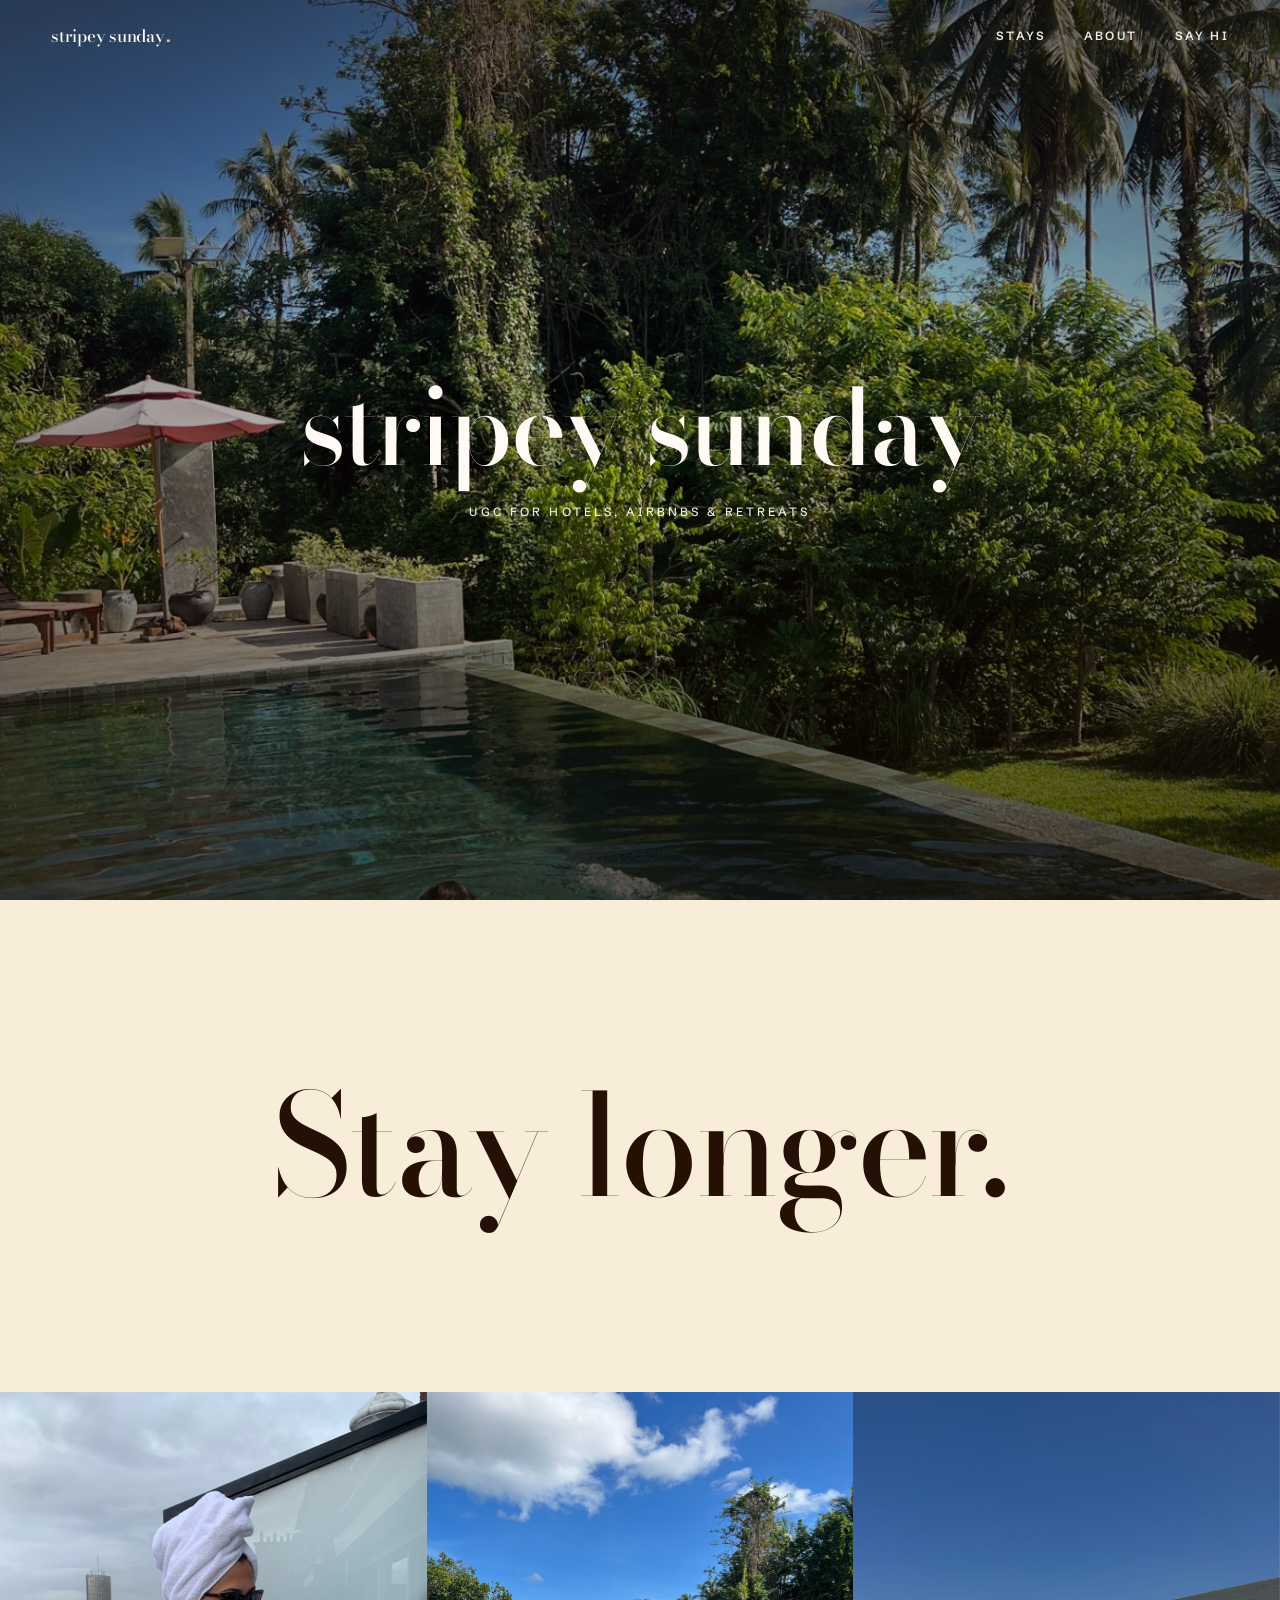
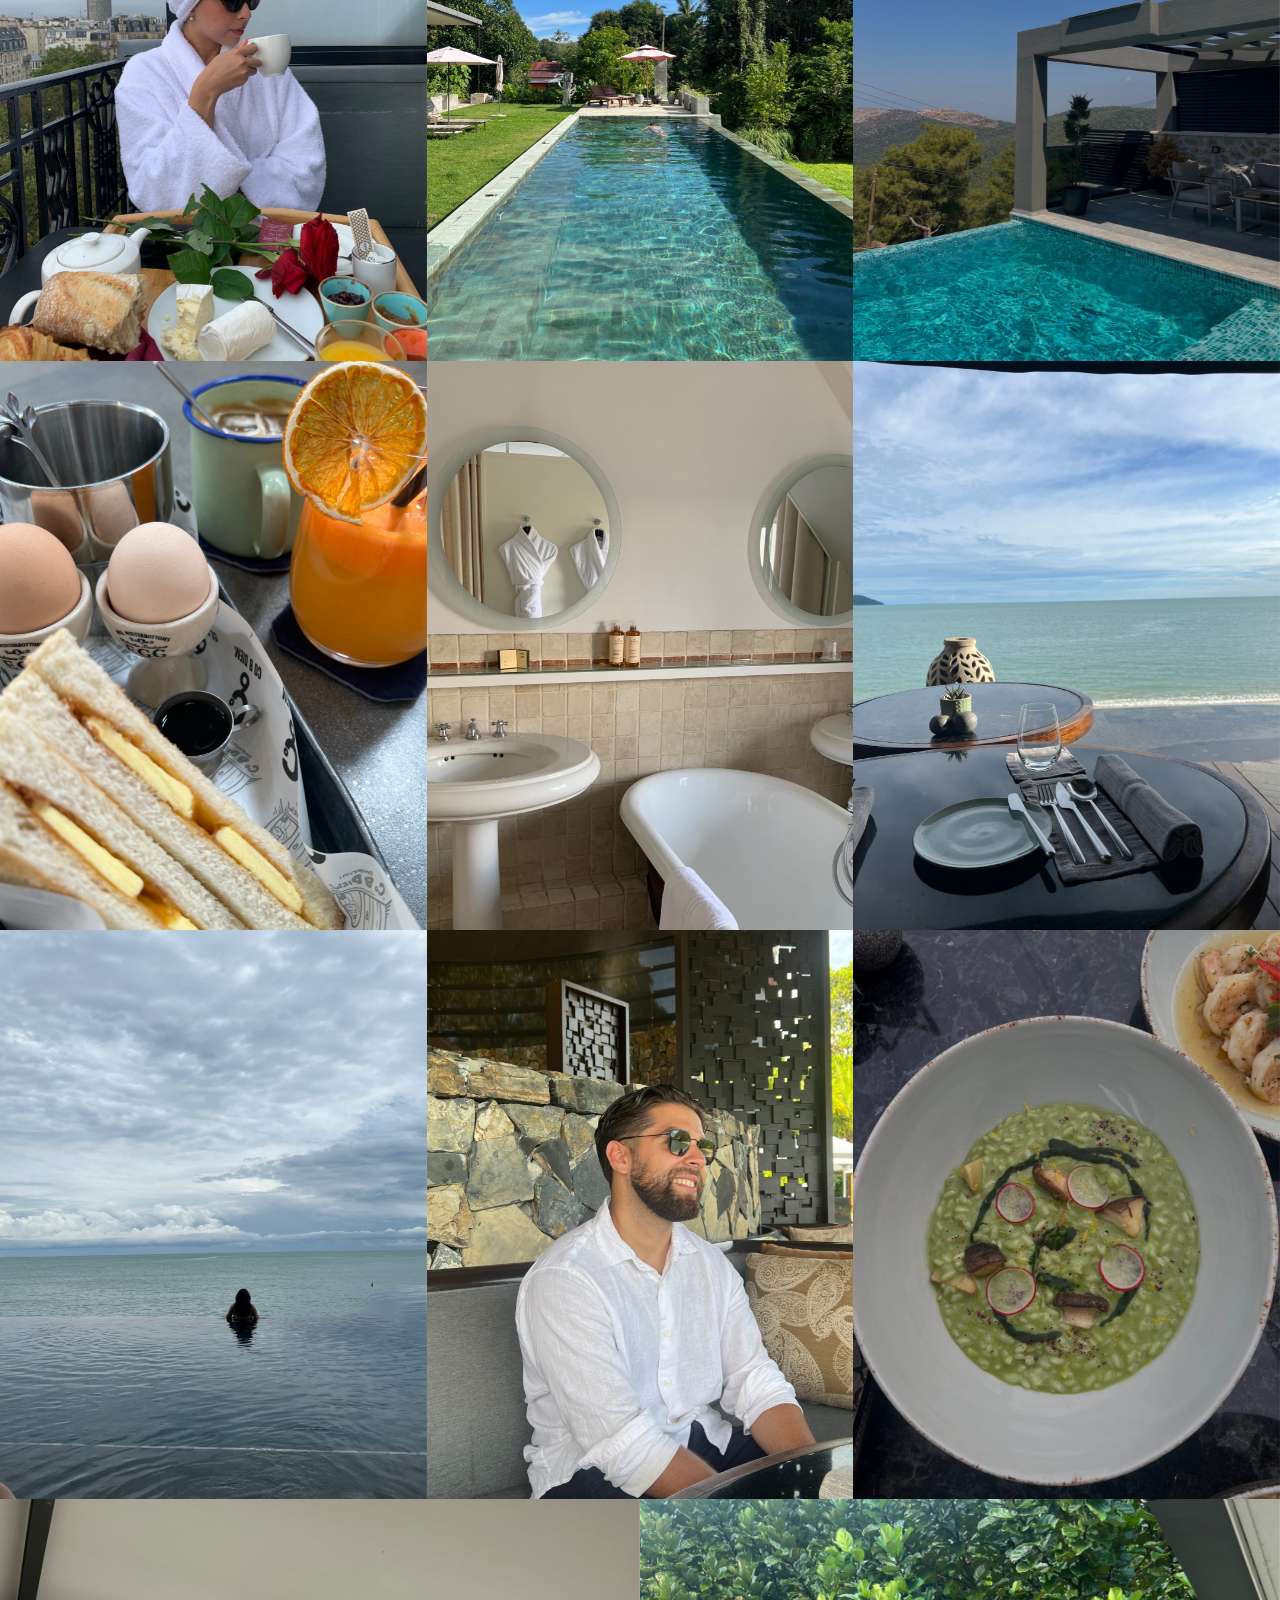
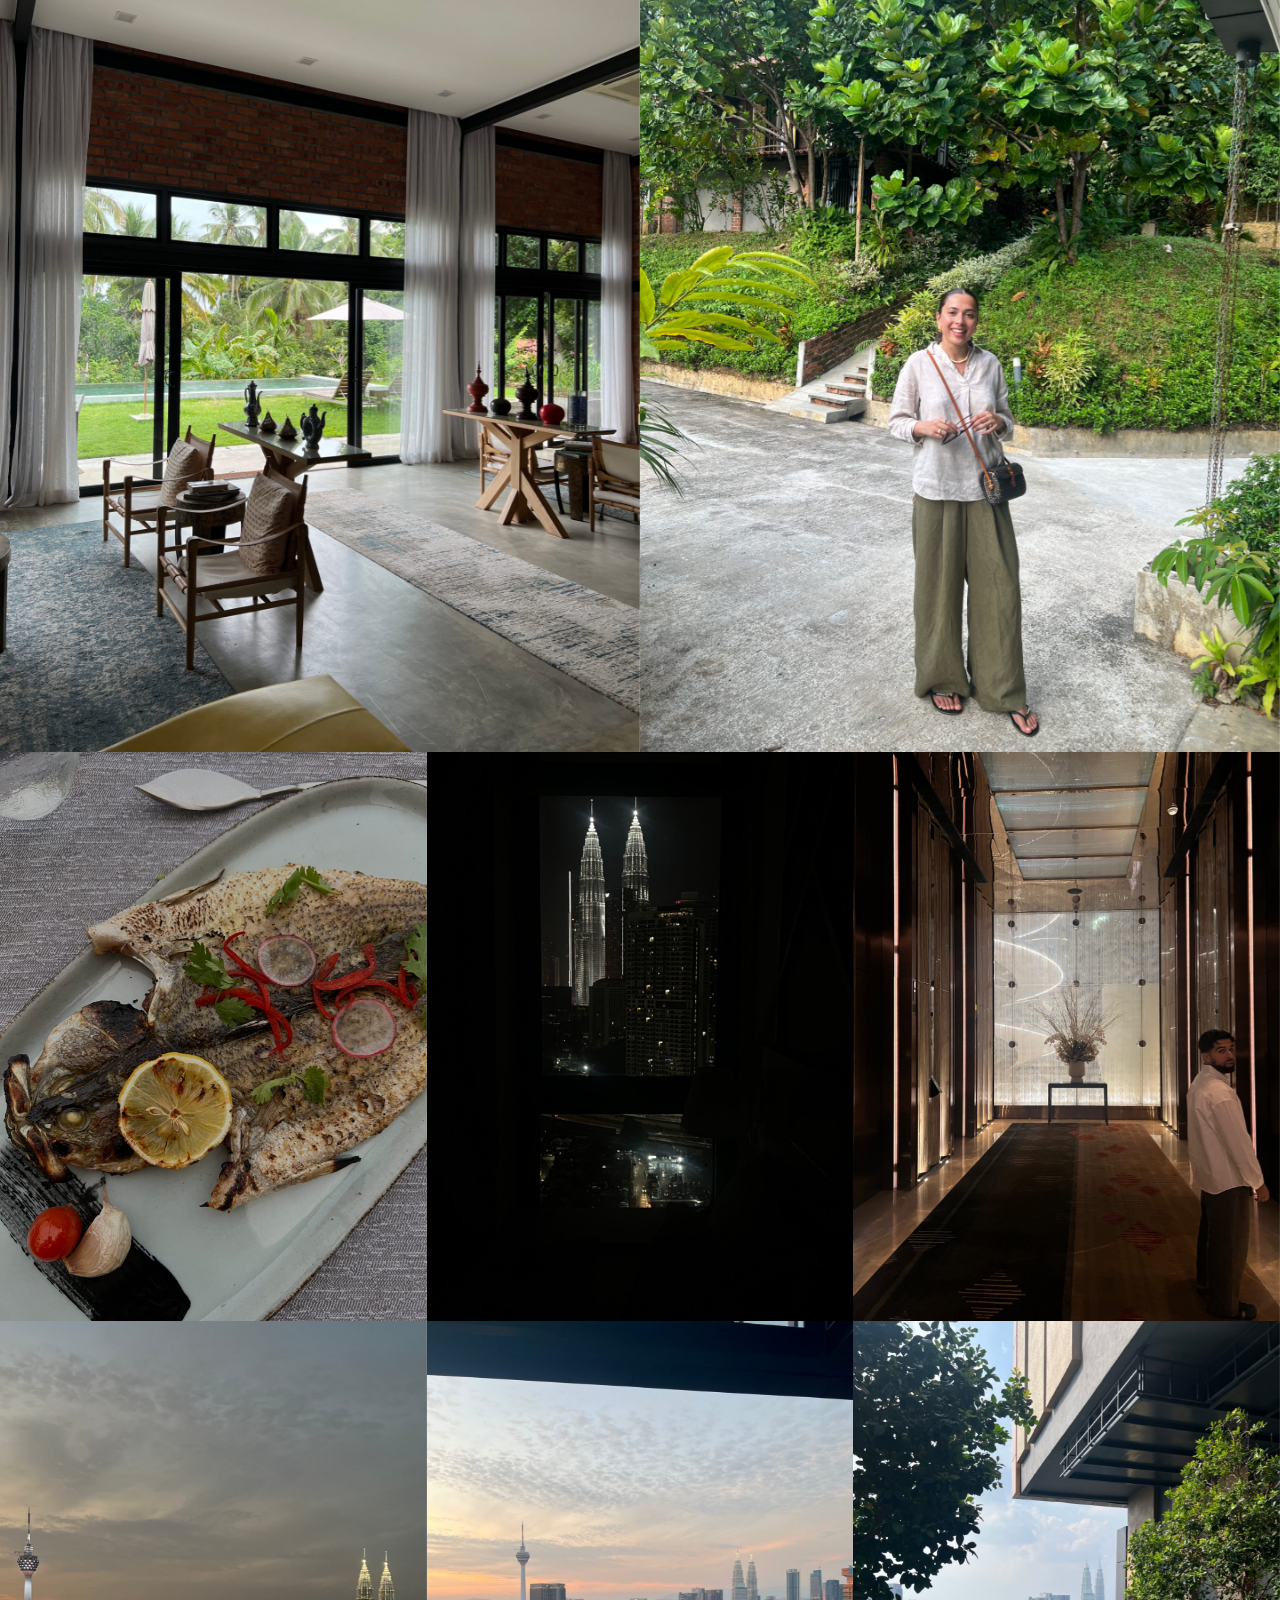
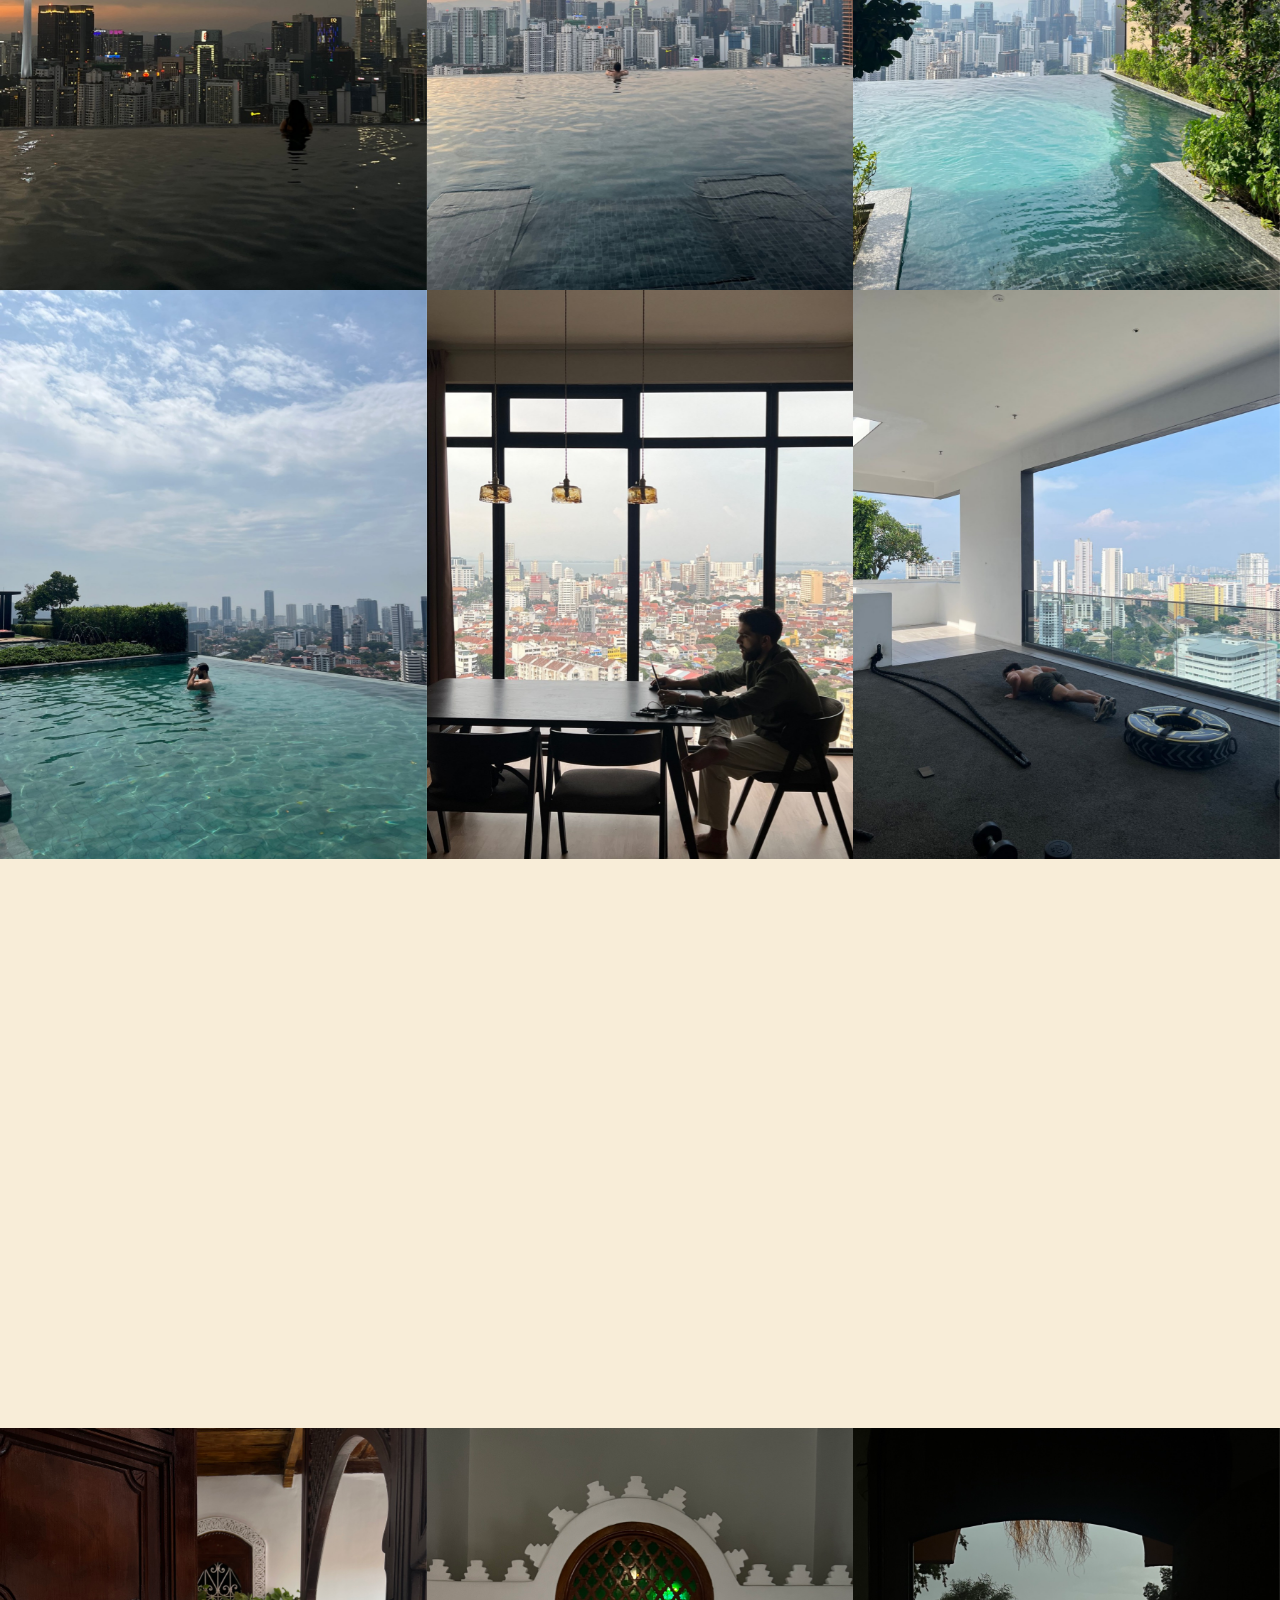
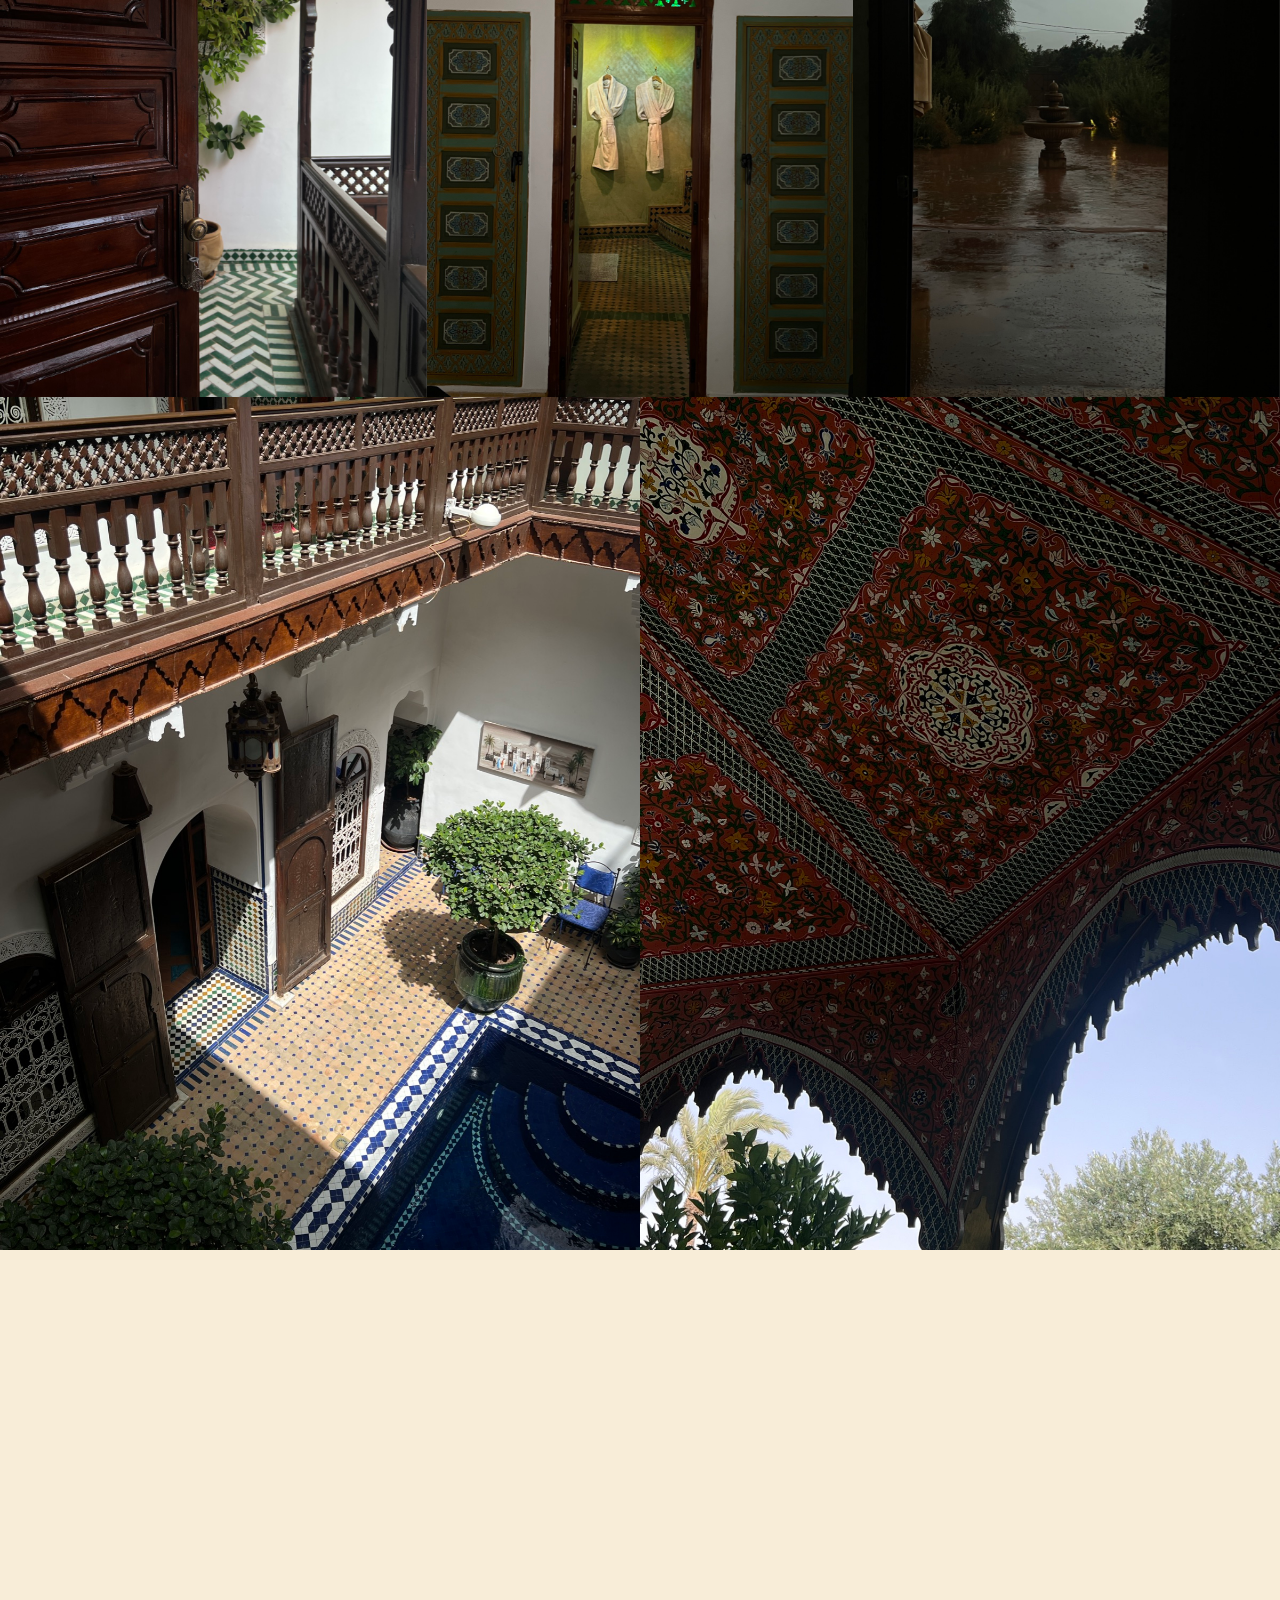
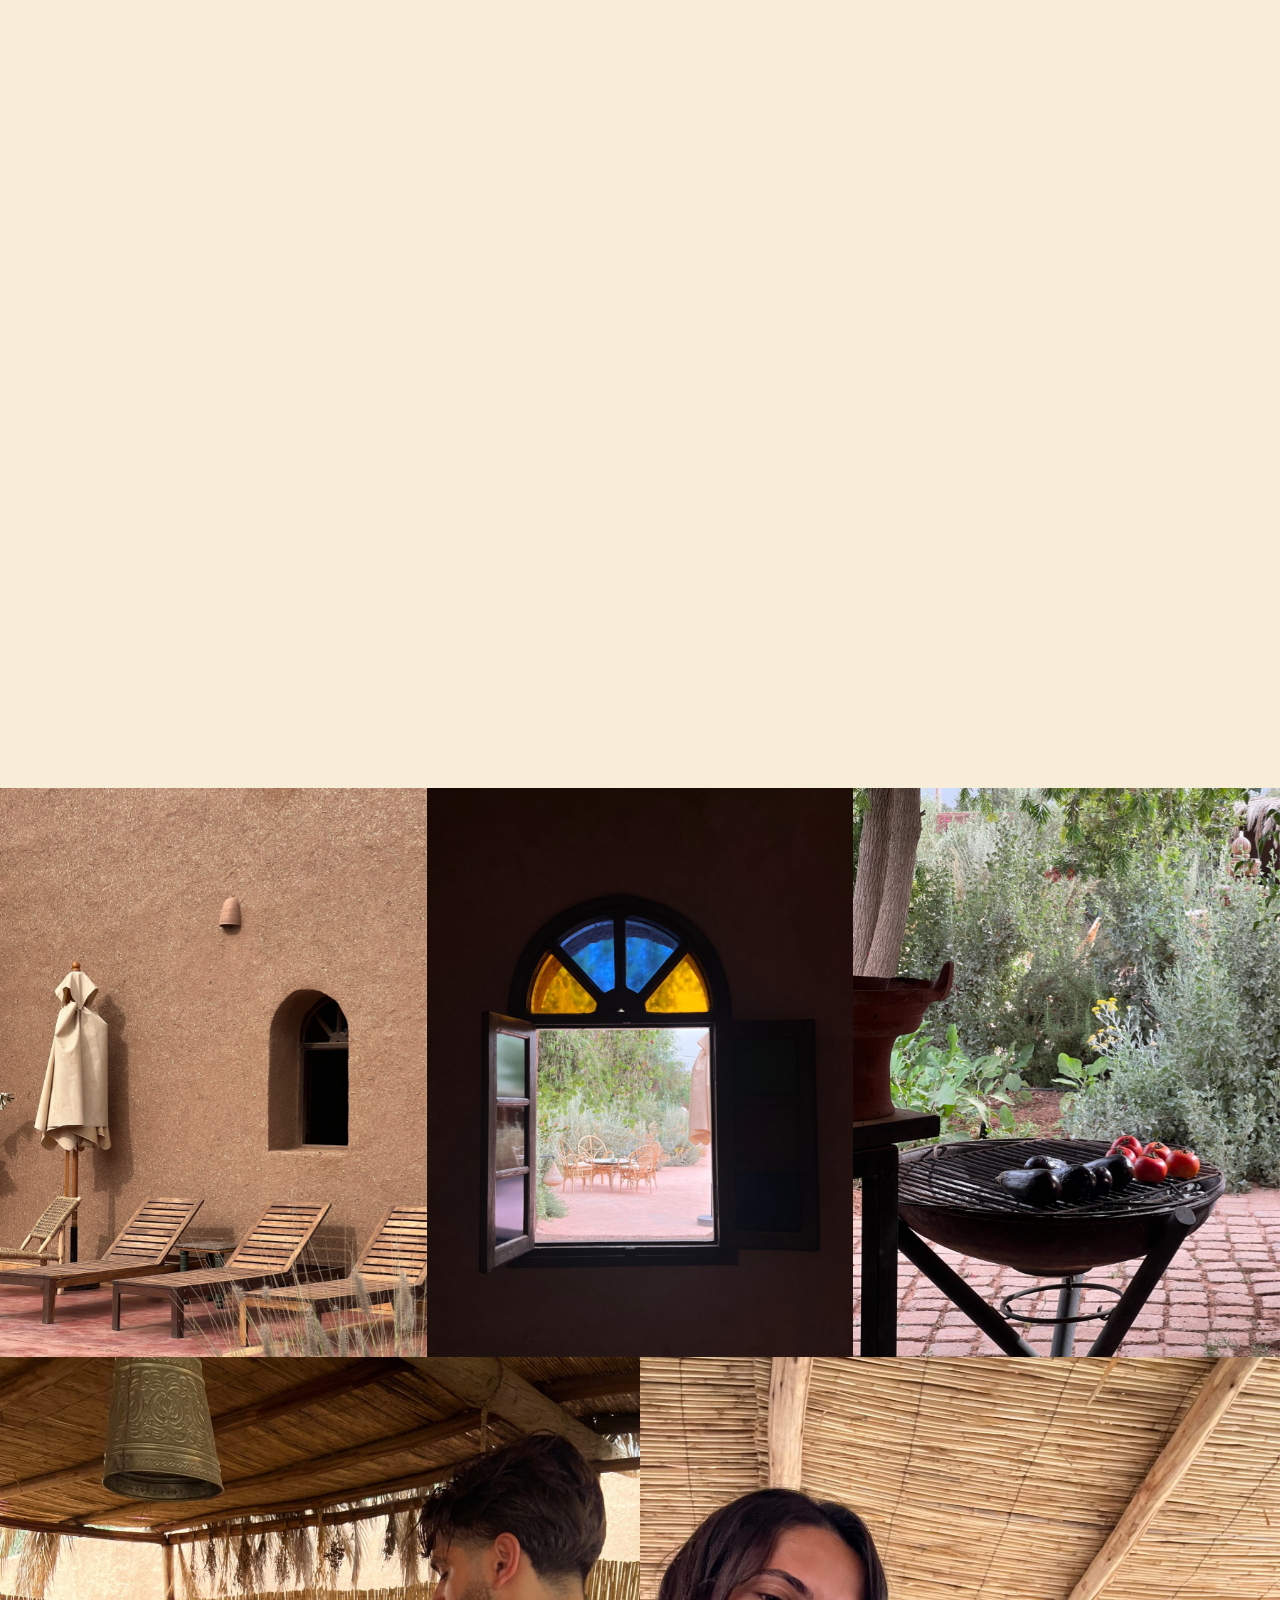
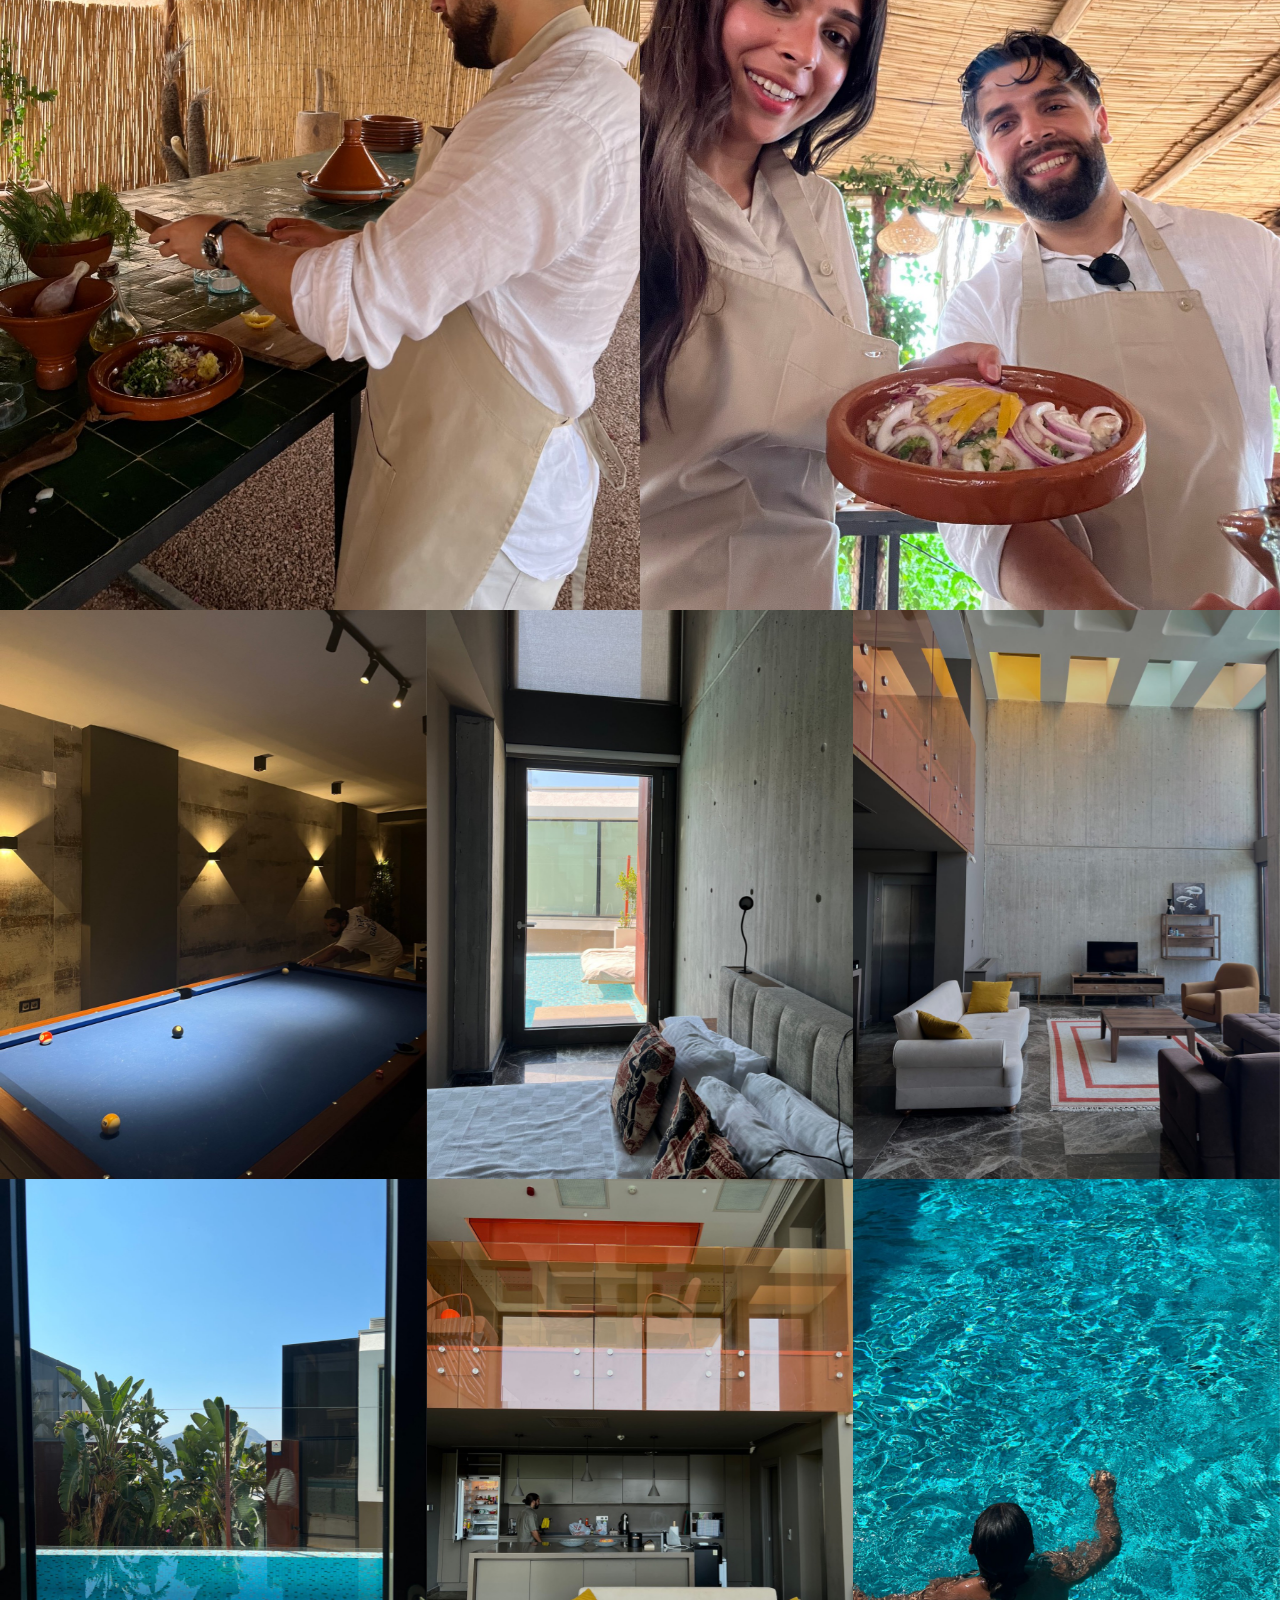
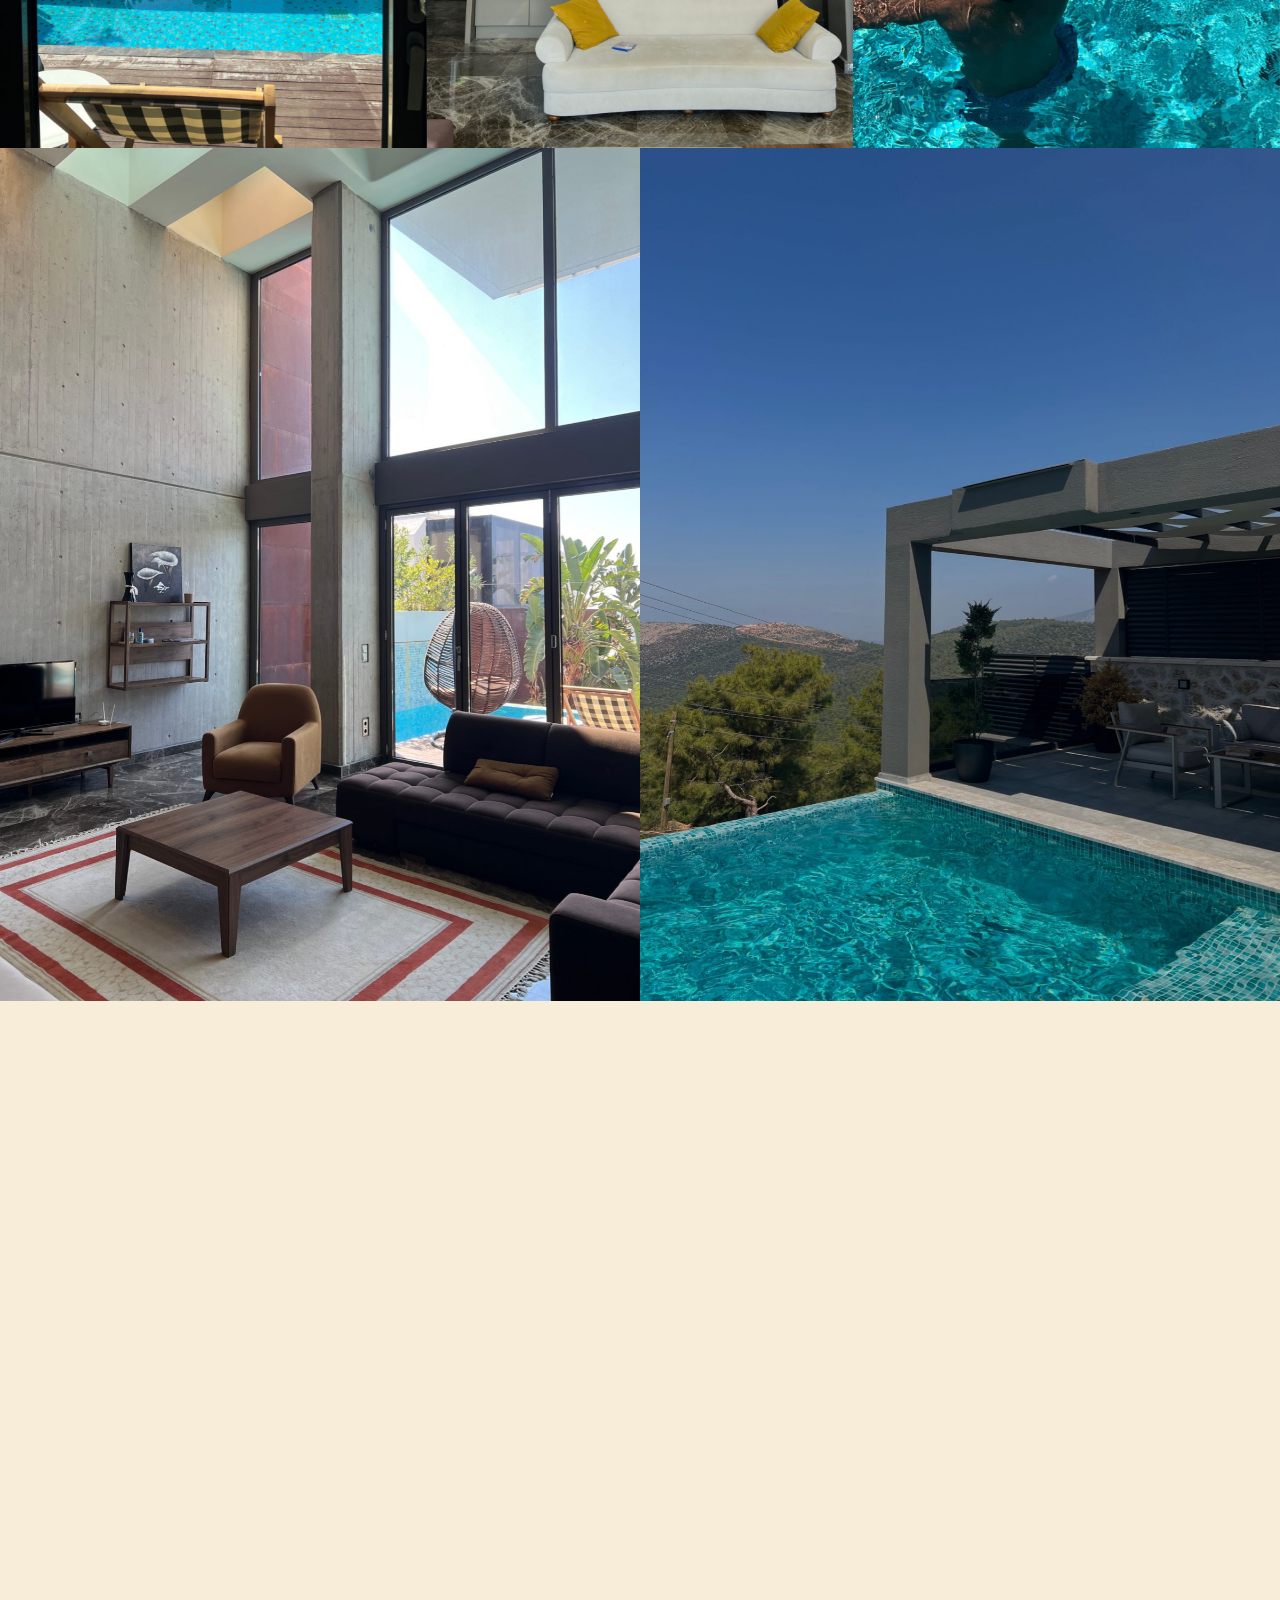
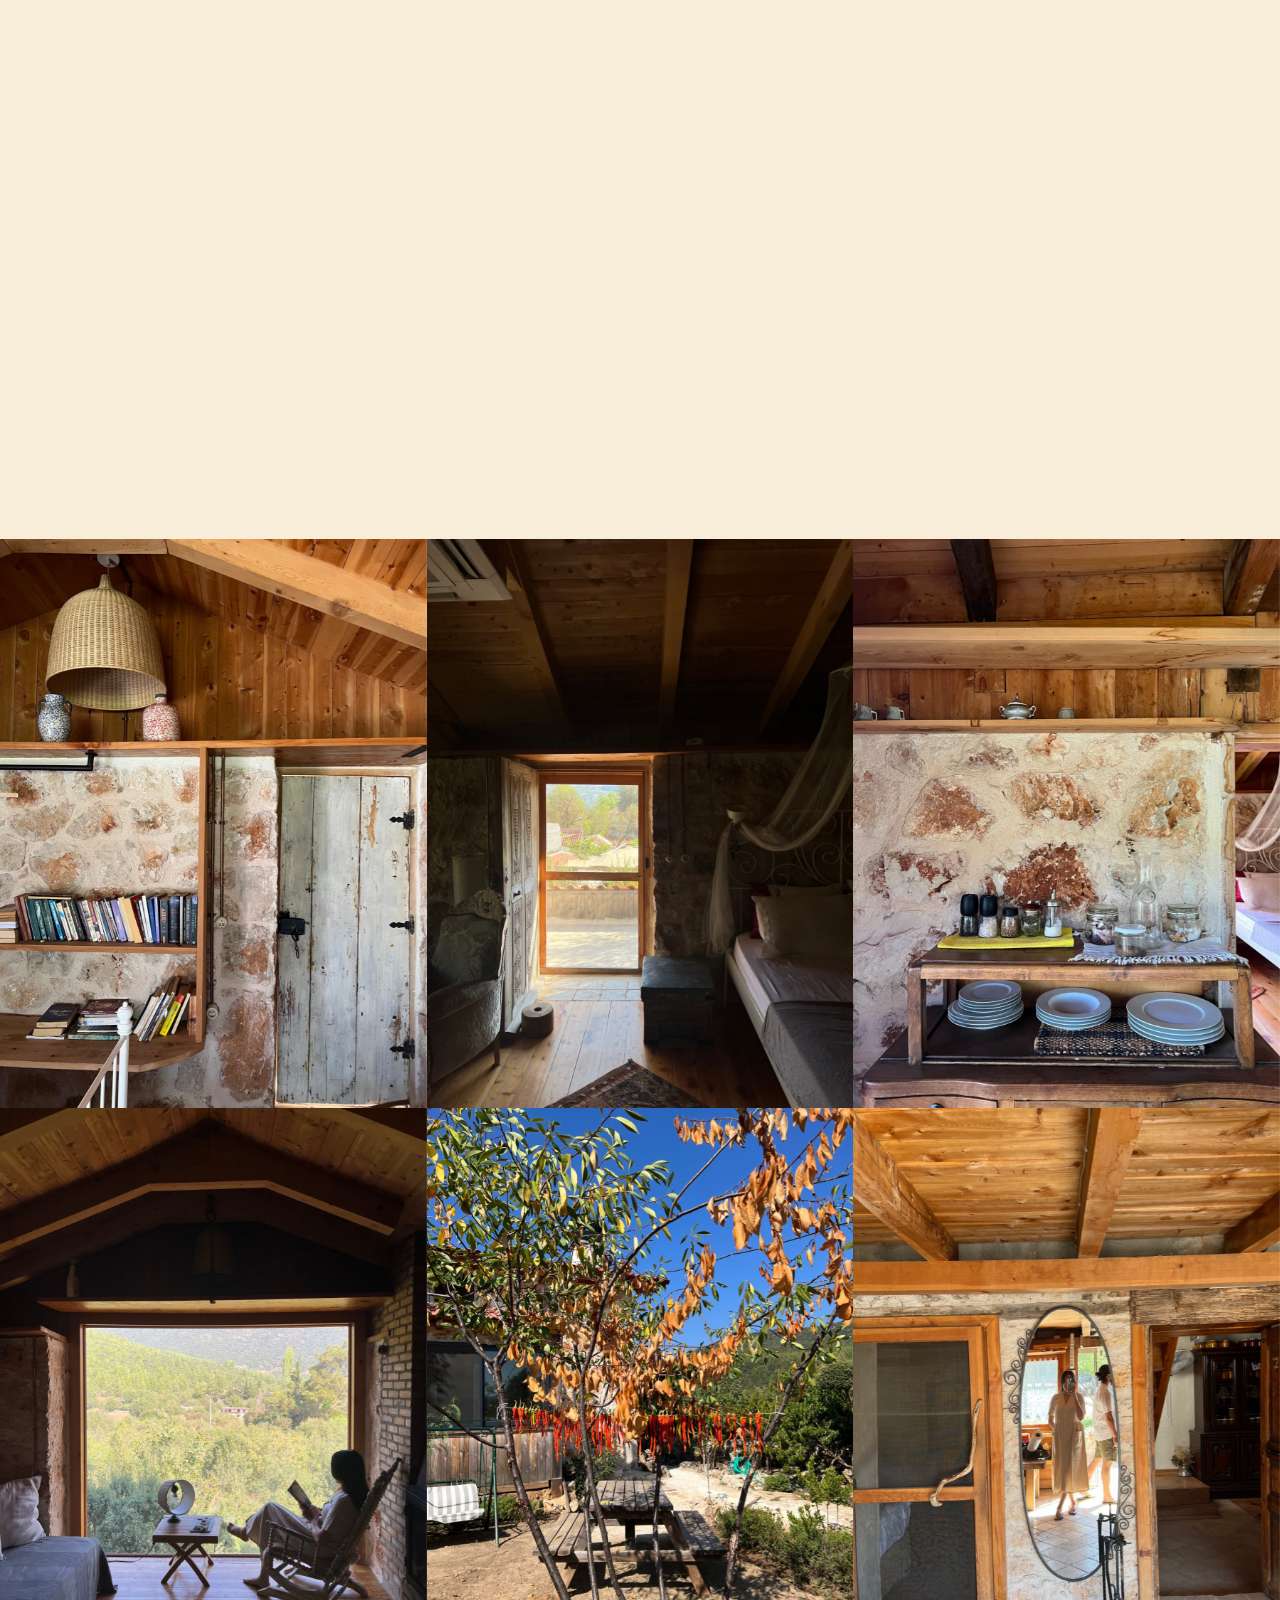
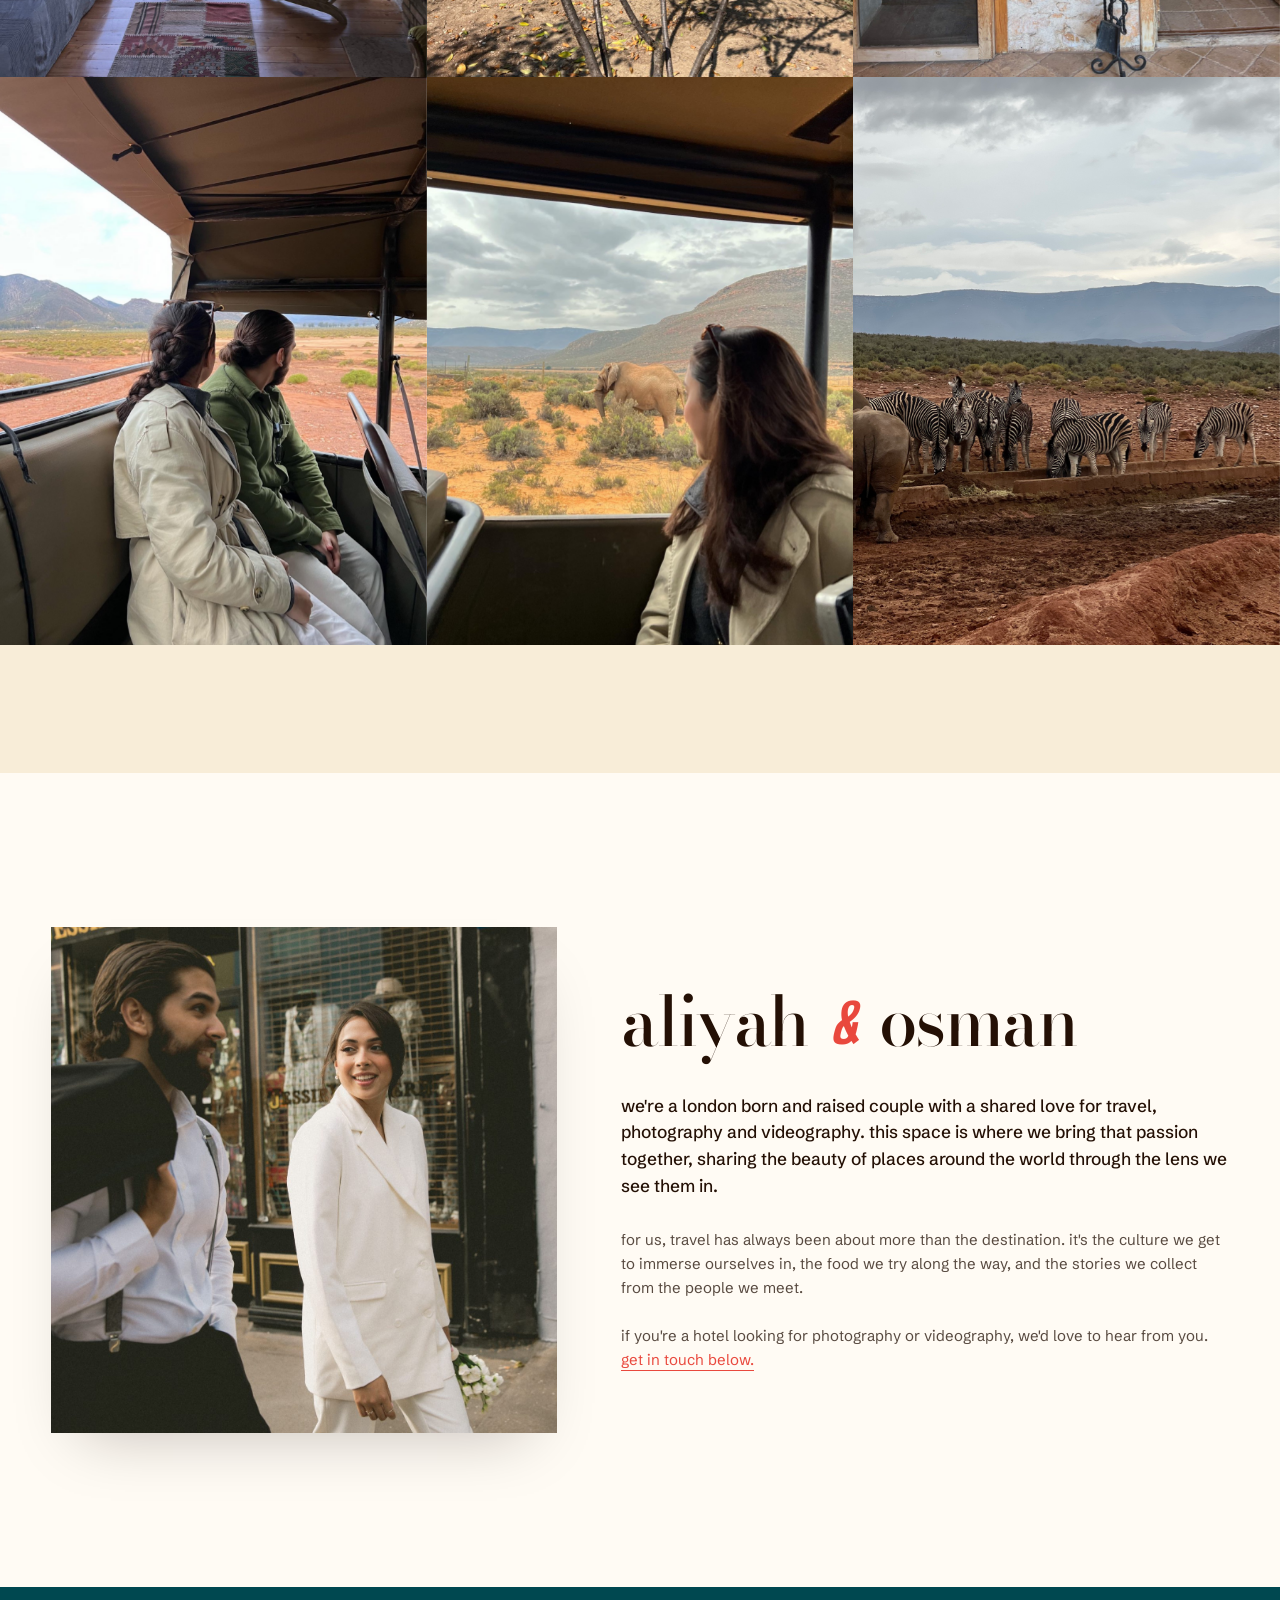
<file: index.html>
<!doctype html>
<html lang="en">
  <head>
    <meta charset="utf-8" />
    <meta name="viewport" content="width=device-width, initial-scale=1, viewport-fit=cover" />
    <title>stripey sunday — ugc for stays</title>
    <meta
      name="description"
      content="Stripey Sunday is a two-person content studio trading frames for stays. We travel slowly and photograph the places we sleep in — and a few of those properties have been kind enough to host us in exchange for the photos."
    />
    <meta name="theme-color" content="#f4e6c8" />

    <link rel="preconnect" href="https://fonts.googleapis.com" />
    <link rel="preconnect" href="https://fonts.gstatic.com" crossorigin />
    <link
      href="https://fonts.googleapis.com/css2?family=Bodoni+Moda:ital,opsz,wght@0,6..96,400..900;1,6..96,400..900&family=Big+Shoulders+Display:wght@700;800&family=Schibsted+Grotesk:wght@400;500;600;700&display=swap"
      rel="stylesheet"
    />

    <link rel="stylesheet" href="styles.css" />
  </head>
  <body>
    <!-- ─── Top navigation ─── -->
    <header class="nav" data-nav>
      <a class="nav__brand" href="#top" aria-label="stripey sunday — home">
        <span class="nav__mark">stripey sunday<span class="dot">.</span></span>
      </a>
      <nav class="nav__links" aria-label="Primary">
        <a href="#work">stays</a>
        <a href="#about">about</a>
        <a href="#contact">say hi</a>
      </nav>
    </header>

    <!-- ─── Hero — full-bleed looping video, brand wordmark ─── -->
    <section class="hero" id="top">
      <video
        class="hero__image"
        src="assets/hero.mp4"
        autoplay
        muted
        loop
        playsinline
        preload="auto"
        poster="mockups/images/hero-source.jpg"
        aria-hidden="true"
      ></video>
      <div class="hero__veil" aria-hidden="true"></div>

      <div class="hero__inner">
        <h1 class="hero__wordmark">stripey sunday</h1>
        <p class="hero__tag">ugc for hotels, airbnbs &amp; retreats</p>
      </div>
    </section>

    <!-- ─── The statement — one bold line ─── -->
    <section class="statement" id="statement">
      <h2 class="statement__title">
        Stay longer.
      </h2>
    </section>

    <!-- ─── Stays — the photo grid (renders from photos.js) ─── -->
    <section class="work" id="work">
      <div class="grid" id="grid"><!-- populated by script.js from window.STRIPEY_PHOTOS --></div>
    </section>

    <!-- ─── About — aliyah & osman ─── -->
    <section class="about" id="about">
      <div class="about__inner">
        <figure class="about__media">
          <img
            src="mockups/images/about-couple.jpg"
            alt="Aliyah and Osman walking through a London street"
            loading="lazy"
            decoding="async"
          />
        </figure>
        <div class="about__body">
          <p class="about__kicker">aliyah <span class="amp">&amp;</span> osman</p>
          <p class="about__lede">
            we're a london born and raised couple with a shared love for travel, photography and videography. this space is where we bring that passion together, sharing the beauty of places around the world through the lens we see them in.
          </p>
          <p class="about__para">
            for us, travel has always been about more than the destination. it's the culture we get to immerse ourselves in, the food we try along the way, and the stories we collect from the people we meet.
          </p>
          <p class="about__para">
            if you're a hotel looking for photography or videography, we'd love to hear from you. <a href="#contact" class="about__cta">get in touch below.</a>
          </p>
        </div>
      </div>
    </section>

    <!-- ─── Contact — the deep teal counterpoint ─── -->
    <section class="contact" id="contact">
      <div class="contact__inner">
        <p class="contact__word">stripey sunday<span class="dot">.</span></p>
        <a class="contact__email" href="mailto:hello@stripeysunday.co.uk?subject=stripey%20sunday">
          hello@stripeysunday.co.uk
        </a>
      </div>
    </section>

    <!-- ─── Footer ─── -->
    <footer class="foot">
      <div class="foot__inner">
        <span>stripey sunday <span class="dot">·</span> A small studio.</span>
        <span>© <span id="year">2025</span></span>
      </div>
    </footer>

    <script src="script.js?v=5" defer></script>
  </body>
</html>
</file>
<file: styles.css>
/* =========================================================================
   linger — ugc for hotels
   A sun-drenched, photo-led single page. Six elements, four colours.
   Palette: buttercream paper, soft cream, deep coral, mustard sun, warm ink.
   Type:   Pinyon Script (wordmark) · Big Shoulders Display (display) ·
           Schibsted Grotesk (UI).
   ========================================================================= */

*,
*::before,
*::after {
  box-sizing: border-box;
}

html {
  -webkit-text-size-adjust: 100%;
  -webkit-font-smoothing: antialiased;
  -moz-osx-font-smoothing: grayscale;
  scroll-behavior: smooth;
}

body {
  margin: 0;
  padding: 0;
  font-family: var(--sans);
  font-size: 16px;
  line-height: 1.55;
  color: var(--ink);
  background: var(--paper);
  text-rendering: optimizeLegibility;
  overflow-x: hidden;
}

img {
  display: block;
  max-width: 100%;
  height: auto;
}

a {
  color: inherit;
  text-decoration: none;
}

::selection {
  background: var(--coral);
  color: var(--cream);
}

/* ─── Tokens ─── */
:root {
  --paper:   oklch(95% 0.030 85);   /* buttercream page */
  --cream:   oklch(99% 0.010 85);   /* soft white */
  --coral:   oklch(63% 0.200 28);   /* deep coral — summer pop */
  --teal:    oklch(36% 0.075 205);   /* deep sea-teal — winter counterpoint */
  --sun:     oklch(82% 0.150 80);   /* mustard sun */
  --ink:     oklch(20% 0.040 50);   /* warm near-black */
  --ink-2:   oklch(42% 0.025 55);   /* soft body */
  --rule:    oklch(82% 0.030 75);   /* hairline */

  --brand:   "Bodoni Moda", "Bodoni 72", "Didot", "Times New Roman", serif;
  --display: "Big Shoulders Display", "Impact", "Haettenschweiler", sans-serif;
  --sans:    "Schibsted Grotesk", -apple-system, BlinkMacSystemFont, "Segoe UI", sans-serif;

  --gutter:  clamp(20px, 4vw, 56px);

  --ease-out:   cubic-bezier(0.22, 1, 0.36, 1);
  --ease-quint: cubic-bezier(0.83, 0, 0.17, 1);
}

/* ─── Nav ─── */
.nav {
  position: fixed;
  top: 0;
  left: 0;
  right: 0;
  z-index: 50;
  display: flex;
  align-items: center;
  justify-content: space-between;
  padding: 24px var(--gutter);
  color: var(--cream);
  transition: background 320ms var(--ease-out), padding 320ms var(--ease-out),
    color 320ms var(--ease-out);
}

.nav.is-condensed {
  background: var(--paper);
  color: var(--ink);
  padding: 16px var(--gutter);
}

.nav__mark {
  font-family: var(--brand);
  font-weight: 500;
  font-style: normal;
  font-size: 17px;
  line-height: 1;
  letter-spacing: -0.015em;
  color: var(--cream);
  transition: color 320ms var(--ease-out);
}

.nav__mark .dot {
  color: var(--sun);
  font-family: var(--display);
  font-weight: 800;
  font-size: 20px;
  margin-left: 1px;
}

.nav.is-condensed .nav__mark {
  color: var(--coral);
}

.nav__links {
  display: flex;
  align-items: center;
  gap: clamp(22px, 3vw, 38px);
}

.nav__links a {
  position: relative;
  font-size: 12px;
  font-weight: 600;
  letter-spacing: 0.18em;
  text-transform: uppercase;
  color: inherit;
  opacity: 0.92;
  transition: color 200ms var(--ease-out);
}

.nav__links a::after {
  content: "";
  position: absolute;
  left: 0;
  right: 0;
  bottom: -6px;
  height: 2px;
  background: currentColor;
  transform: scaleX(0);
  transform-origin: left center;
  transition: transform 320ms var(--ease-quint);
}

.nav__links a:hover {
  color: var(--coral);
}

.nav.is-condensed .nav__links a:hover {
  color: var(--coral);
}

.nav__links a:hover::after {
  transform: scaleX(1);
}

/* ─── Hero ─── */
.hero {
  position: relative;
  height: 100vh;
  min-height: 600px;
  max-height: 1000px;
  overflow: hidden;
  display: flex;
  align-items: center;
  justify-content: center;
  color: var(--cream);
}

.hero__image {
  position: absolute;
  inset: 0;
  width: 100%;
  height: 100%;
  object-fit: cover;
  object-position: center;
  transform: scale(1.04);
  transition: transform 1800ms var(--ease-quint);
}

.hero.is-loaded .hero__image {
  transform: scale(1);
}

.hero__veil {
  position: absolute;
  inset: 0;
  background:
    radial-gradient(ellipse at 50% 50%, transparent 0%, rgba(20, 8, 0, 0.45) 95%),
    linear-gradient(180deg, rgba(20, 8, 0, 0.32) 0%, rgba(20, 8, 0, 0.10) 35%, rgba(20, 8, 0, 0.55) 100%);
}

.hero__inner {
  position: relative;
  z-index: 2;
  text-align: center;
  padding: 0 var(--gutter);
  animation: hero-in 1100ms var(--ease-quint) 100ms both;
}

.hero__wordmark {
  margin: 0;
  font-family: var(--brand);
  font-weight: 500;
  font-style: normal;
  font-size: clamp(44px, 8.2vw, 140px);
  line-height: 0.95;
  letter-spacing: -0.02em;
  color: var(--cream);
  text-shadow: 0 4px 50px rgba(20, 8, 0, 0.4);
}

.hero__tag {
  margin: clamp(16px, 2vw, 28px) 0 0;
  font-size: 12px;
  font-weight: 500;
  letter-spacing: 0.26em;
  text-transform: uppercase;
  color: var(--cream);
  opacity: 0.92;
}

@keyframes hero-in {
  0%   { opacity: 0; transform: translateY(24px); }
  100% { opacity: 1; transform: translateY(0); }
}

/* ─── Statement — one bold line ─── */
.statement {
  background: var(--paper);
  padding: clamp(96px, 14vw, 200px) var(--gutter);
  text-align: center;
}

.statement__title {
  margin: 0;
  font-family: var(--brand);
  font-weight: 500;
  font-style: normal;
  font-size: clamp(56px, 11vw, 160px);
  line-height: 0.95;
  letter-spacing: -0.02em;
  color: var(--ink);
}

/* ─── Photo grid ─── */
.work {
  background: var(--paper);
  padding: 0 0 clamp(80px, 10vw, 140px);
}

.grid {
  display: grid;
  grid-template-columns: repeat(6, 1fr);
  gap: 0;
  width: 100%;
}

.grid__item {
  position: relative;
  margin: 0;
  overflow: hidden;
  grid-column: span 2;            /* 3 items per row */
  aspect-ratio: 3 / 4;
  background: var(--cream);
  opacity: 0;
  transform: translateY(20px);
  transition: opacity 800ms var(--ease-out), transform 800ms var(--ease-out);
}

.grid__item--feature {
  grid-column: span 3;            /* 2 items per row, full-width pair */
  aspect-ratio: 3 / 4;
}

.grid__item.is-in {
  opacity: 1;
  transform: translateY(0);
}

.grid__item img {
  width: 100%;
  height: 100%;
  object-fit: cover;
  transition: transform 1200ms var(--ease-quint);
  will-change: transform;
}

.grid__item:hover img {
  transform: scale(1.05);
}

.grid__item figcaption {
  position: absolute;
  inset: 0;
  z-index: 2;
  display: flex;
  flex-direction: column;
  justify-content: flex-end;
  padding: 22px;
  background: linear-gradient(180deg, transparent 45%, rgba(20, 8, 0, 0.72) 100%);
  color: var(--cream);
  opacity: 0;
  transform: translateY(8px);
  transition: opacity 320ms var(--ease-out), transform 320ms var(--ease-out);
}

.grid__item:hover figcaption,
.grid__item:focus-within figcaption {
  opacity: 1;
  transform: translateY(0);
}

.cap-name {
  font-family: var(--display);
  font-weight: 800;
  font-size: clamp(18px, 1.6vw, 24px);
  line-height: 1;
  text-transform: uppercase;
  letter-spacing: -0.01em;
  margin-bottom: 4px;
}

.cap-meta {
  font-size: 11px;
  font-weight: 500;
  letter-spacing: 0.1em;
  opacity: 0.88;
}

/* ─── About — aliyah & osman ─── */
.about {
  background: var(--cream);
  padding: clamp(80px, 12vw, 160px) var(--gutter);
}

.about__inner {
  max-width: var(--max, 1200px);
  margin: 0 auto;
  display: grid;
  grid-template-columns: 5fr 6fr;
  gap: clamp(32px, 5vw, 72px);
  align-items: center;
}

.about__media {
  margin: 0;
  position: relative;
  aspect-ratio: 1 / 1;
  overflow: hidden;
  background: var(--paper);
  box-shadow: 0 30px 60px -30px rgba(20, 8, 0, 0.25);
}

.about__media img {
  width: 100%;
  height: 100%;
  object-fit: cover;
  object-position: center 30%;
  transition: transform 1400ms var(--ease-quint);
}

.about__media:hover img {
  transform: scale(1.03);
}

.about__kicker {
  margin: 0 0 clamp(24px, 3vw, 40px);
  font-family: var(--brand);
  font-weight: 500;
  font-size: clamp(40px, 5.4vw, 72px);
  line-height: 0.95;
  letter-spacing: -0.02em;
  color: var(--ink);
}

.about__kicker .amp {
  color: var(--coral);
  font-family: var(--display);
  font-weight: 800;
  font-style: italic;
  font-size: 0.78em;
  margin: 0 0.08em;
  vertical-align: 0.02em;
}

.about__lede {
  margin: 0 0 clamp(20px, 2.4vw, 28px);
  font-size: clamp(16px, 1.35vw, 19px);
  line-height: 1.55;
  color: var(--ink);
  font-weight: 500;
}

.about__para {
  margin: 0 0 clamp(16px, 2vw, 24px);
  font-size: clamp(15px, 1.15vw, 17px);
  line-height: 1.6;
  color: var(--ink-2);
}

.about__para:last-child {
  margin-bottom: 0;
}

.about__cta {
  color: var(--coral);
  border-bottom: 1px solid currentColor;
  padding-bottom: 1px;
  transition: color 200ms var(--ease-out), border-color 200ms var(--ease-out);
}

.about__cta:hover {
  color: var(--ink);
  border-bottom-color: var(--ink);
}

/* ─── Contact — the deep teal counterpoint ─── */
.contact {
  background: var(--teal);
  color: var(--cream);
  padding: clamp(80px, 11vw, 140px) var(--gutter);
  text-align: center;
}

.contact__inner {
  max-width: var(--max, 1100px);
  margin: 0 auto;
  display: flex;
  flex-direction: column;
  align-items: center;
  gap: clamp(16px, 2.4vw, 32px);
}

.contact__word {
  margin: 0;
  font-family: var(--brand);
  font-weight: 500;
  font-style: normal;
  font-size: clamp(36px, 6.5vw, 100px);
  line-height: 0.95;
  color: var(--sun);
  letter-spacing: -0.02em;
}

.contact__word .dot {
  color: var(--cream);
  font-family: var(--display);
  font-weight: 800;
  font-size: 0.32em;
  vertical-align: 0.45em;
  margin-left: 2px;
}

.contact__email {
  font-family: var(--brand);
  font-weight: 400;
  font-style: normal;
  font-size: clamp(18px, 2.2vw, 32px);
  line-height: 1;
  letter-spacing: -0.005em;
  color: var(--cream);
  border-bottom: 1px solid rgba(245, 230, 200, 0.5);
  padding-bottom: 6px;
  transition: color 220ms var(--ease-out), border-color 220ms var(--ease-out);
}

.contact__email:hover {
  color: var(--sun);
  border-bottom-color: var(--sun);
  background: rgba(245, 230, 200, 0.08);
}

/* ─── Footer ─── */
.foot {
  background: var(--ink);
  color: var(--cream);
  padding: 28px var(--gutter);
}

.foot__inner {
  max-width: var(--max, 1440px);
  margin: 0 auto;
  display: flex;
  align-items: center;
  justify-content: space-between;
  gap: 16px;
  font-size: 11px;
  font-weight: 500;
  letter-spacing: 0.18em;
  text-transform: uppercase;
  opacity: 0.6;
}

.foot__inner .dot {
  color: var(--coral);
  margin: 0 6px;
}

/* ─── Responsive ─── */
@media (max-width: 900px) {
  .grid { grid-template-columns: repeat(4, 1fr); }
  .grid__item,
  .grid__item--feature { grid-column: span 2; }   /* 2 per row, equal */
}

@media (max-width: 480px) {
  .grid { grid-template-columns: repeat(2, 1fr); }
  .grid__item { grid-column: span 1; }             /* 1 per row */
  .grid__item--feature { grid-column: span 2; aspect-ratio: 1 / 1; }  /* square pair */
}

@media (max-width: 600px) {
  .nav { padding: 18px 20px; }
  .nav.is-condensed { padding: 14px 20px; }
  .nav__mark { font-size: 15px; }
  .nav__links { gap: 18px; }
  .nav__links a { font-size: 11px; letter-spacing: 0.16em; }

  .hero { min-height: 560px; }
  .hero__inner { padding: 0 20px; }
  .hero__tag { font-size: 10.5px; letter-spacing: 0.2em; }

  .statement { padding: 80px 20px; }
  .work { padding-bottom: 64px; }

  .grid__item figcaption { padding: 16px; }

  .contact { padding: 80px 20px; }

  .foot__inner { flex-direction: column; gap: 6px; text-align: center; }
}

@media (max-width: 800px) {
  .about__inner {
    grid-template-columns: 1fr;
    gap: clamp(28px, 6vw, 48px);
  }
  .about__media {
    aspect-ratio: 4 / 5;
    max-width: 520px;
    margin: 0 auto;
  }
}

/* ─── Reduced motion ─── */
@media (prefers-reduced-motion: reduce) {
  *,
  *::before,
  *::after {
    animation-duration: 0.01ms !important;
    transition-duration: 0.01ms !important;
    scroll-behavior: auto !important;
  }
  .hero__image { transform: none !important; }
  .grid__item { opacity: 1; transform: none; }
}
</file>
